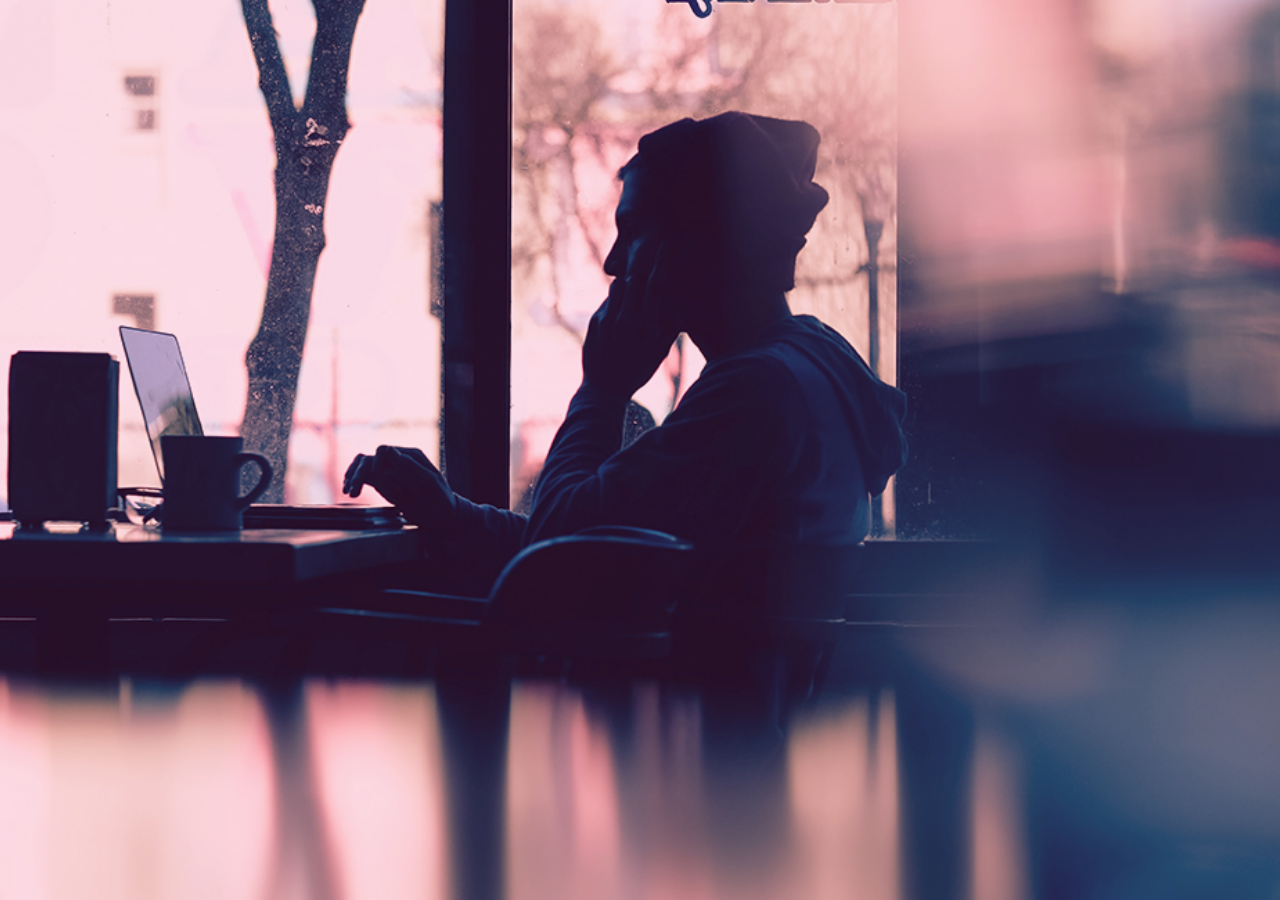
<file: index.html>
<!DOCTYPE html>
<html lang="ru" class="html__intro">

<head>
    <meta charset="UTF-8">
    <meta http-equiv="X-UA-Compatible" content="ie=edge">
    <meta name="viewport" content="with=300, initial-scale=2">
    <title>Приветствуем!!!</title>
    <link rel="stylesheet" href="./layout/style.css">
</head>

<body>
    <div class="wrapper intro__wrapper">
        <div class="content-intro">
            <div class="content-intro__anim">
                <div class="content__logo">
                    <img src="./images/intro_logo.png" alt="Workadium_logo" class="img__logo">
                </div>
                <a href="./first_page.html" class="button__link">
                    <div class="content__link">перейти на сайт</div>
                </a>
            </div>
        </div>
    </div> <!-- wrapper -->
</body>

</html>
</file>
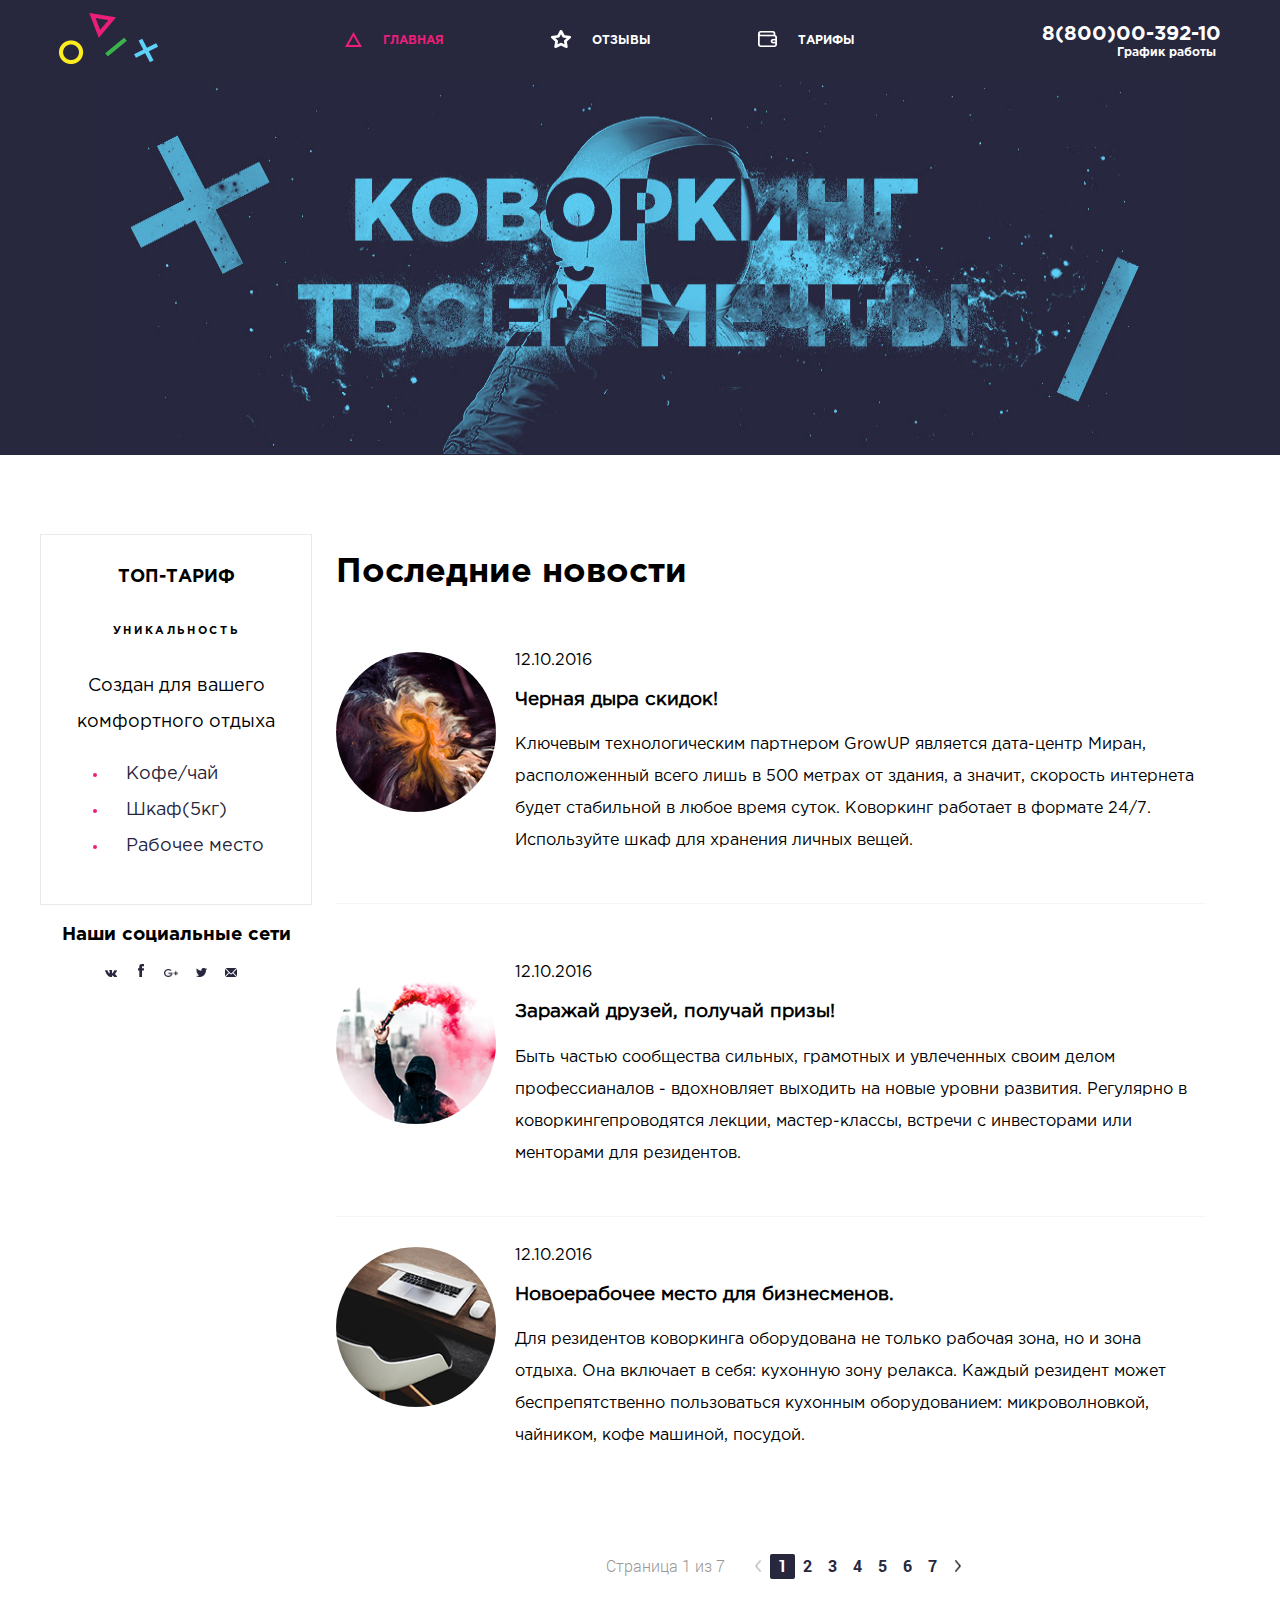
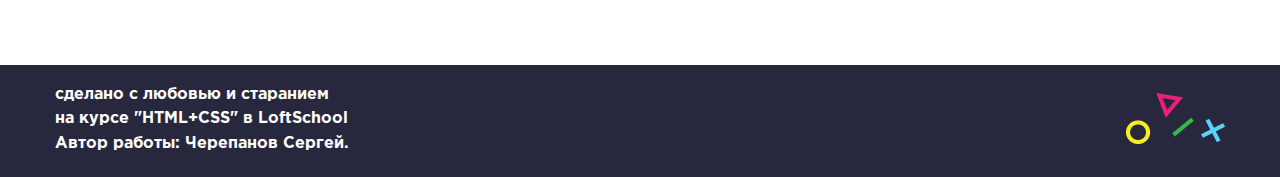
<file: first_page.html>
<!DOCTYPE html>
<html lang="ru">

<head>
    <meta charset="UTF-8">
    <meta name="viewport" content="with=1100, initial-scale=0.3">
    <meta http-equiv="X-UA-Compatible" content="ie=edge">
    <title>Главная</title>
    <link rel="stylesheet" href="./layout/style.css">
</head>

<body>
    <div class="wrapper">
        <header class="header">
            <div class="container header__container">
                <a href="./first_page.html" class="logo">
                    <!-- ссылки на лого -->
                    <img src="./images/logo-fig.png" class="logo__image" alt="Логотип компании">
                    <!-- ссылки на лого -->
                </a>
                <aside class="sidebar">
                    <!-- ссылки на предыдущие страницы -->
                    <!-- <nav class="menu"> -->
                    <ul class="sidebar__list sidebar__list-index">
                        <li class="sidebar__item">
                            <a href="#" class="menu__link menu__link--index menu__link--active">
                                <div class="menu__icon">
                                    <img src="./icons/main_icon.png" alt="" class="menu__icon-picture">
                                </div>
                                <div class="menu__title">Главная</div>
                            </a>
                        </li>
                        <li class="sidebar__item">
                            <a href="./reviews.html" class="menu__link menu__link--index">
                                <div class="menu__icon">
                                    <img src="./icons/feed_icon-white.png" alt="" class="menu__icon-picture">
                                    <img src="./icons/feed_icon.png" alt="" class="menu__icon-picture__active">
                                </div>
                                <div class="menu__title">Отзывы</div>
                            </a>
                        </li>
                        <li class="sidebar__item">
                            <a href="./tariffs.html" class="menu__link menu__link--index">
                                <div class="menu__icon">
                                    <img src="./icons/wallet_icon-white.png" alt="" class="menu__icon-picture">
                                    <img src="./icons/wallet_icon.png" alt="" class="menu__icon-picture__active">
                                </div>
                                <div class="menu__title">Тарифы</div>
                            </a>
                        </li>
                    </ul>
                    <!-- </nav> -->
                </aside> <!-- ссылки на предыдущие страницы -->
                <address class="contacts">
                    <a href="tel:+78000039210" class="contacts__phone">8(800)00-392-10</a>
                    <div class="contacts__discription">График работы</div>
                    <div class="contacts__dropdown">
                            <div class="dropdown__time">Пн-вс:09:00-20:00</div>
                            <div class="dropdown__dinner">обед:14:00-14:30</div>
                        <div class="dropdown__block"></div>
                    </div>
                </address>
            </div>
        </header>
        <div class="banner">
            <div class="banner__container">
                <a href="#" class="banner__way">
                    <img src="./images/banner.jpg" alt="" class="banner__image">
                </a>
            </div>
        </div>
        <div class="container contant__container">
            <div class="left-page">
                <div class="plans">
                    <div class="plans__top">
                        <h3 class="plans__top-title">Топ-тариф</h3>
                    </div>
                    <div class="plans__hemlock">
                        <h3 class="plans__title">Уникальность</h3>
                        <div class="plans__text">Создан для вашего комфортного отдыха</div>
                    </div>
                    <div class="plans__content">
                        <ul class="plans__list">
                            <li class="plans__list-item"><span>Кофе/чай</span></li>
                            <li class="plans__list-item"><span>Шкаф(5кг)</span></li>
                            <li class="plans__list-item"><span>Рабочее место</span></li>
                        </ul>
                    </div>
                </div>
                <div class="social">
                    <div class="social__title">
                        <h3 class="social-title__text">Наши социальные сети</h3>
                    </div>
                    <ul class="social__list">
                        <li class="social__item">
                            <a rel="nofolow" href="#" class="social__item-element" title="Переход на страницу Вконтакте"
                                target="_blank">
                                <img src="./icons/vk.png" alt="" class="social__logo">
                            </a>
                        </li>
                        <li class="social__item">
                            <a rel="nofolow" href="#" class="social__item-element" title="Переход на страницу FaceBook"
                                target="_blank">
                                <img src="./icons/fb.png" alt="" class="social__logo">
                            </a>
                        </li>
                        <li class="social__item">
                            <a rel="nofolow" href="#" class="social__item-element" title="Переход на страницу Google+"
                                target="_blank">
                                <img src="./icons/google.png" alt="" class="social__logo">
                            </a>
                        </li>
                        <li class="social__item">
                            <a rel="nofolow" href="#" class="social__item-element" title="Переход на страницу Tweeter"
                                target="_blank">
                                <img src="./icons/twitter.png" alt="" class="social__logo">
                            </a>
                        </li>
                        <li class="social__item">
                            <a rel="nofolow" href="#" class="social__item-element" title="Наш E-mail" target="_blank">
                                <img src="./icons/mail.png" alt="" class="social__logo">
                            </a>
                        </li>
                    </ul>
                </div> <!-- social -->
            </div>

            <div class="page">
                <div class="page__content">
                    <h2 class="title">Последние новости</h2>
                    <ul class="news">
                        <li class="news__item">
                            <div class="news__avatar">
                                <img src="./images/news_item1.png" alt="" class="news__avatar-image">
                            </div>
                            <div class="news__container">
                                <div class="news__date">
                                    <time class="news__date">12.10.2016</time>
                                </div>
                                <h3 class="news__header">Черная дыра скидок!</h3>
                                <p class="news__text">Ключевым технологическим партнером GrowUP является дата-центр
                                    Миран, расположенный всего лишь в 500 метрах от здания, а значит, скорость
                                    интернета будет стабильной в любое время суток. Коворкинг работает в формате 24/7.
                                    Используйте шкаф для хранения личных вещей.</p>
                            </div>
                        </li>
                        <li class="news__item">
                            <div class="news__avatar">
                                <img src="./images/news__item2.png" alt="" class="news__avatar-image">
                            </div>
                            <div class="news__container">
                                <div class="news__date">
                                    <time class="news__date">12.10.2016</time>
                                </div>
                                <h3 class="news__header">Заражай
                                    друзей, получай призы!
                                </h3>
                                <p class="news__text">Быть частью сообщества сильных, грамотных и увлеченных своим
                                    делом профессианалов - вдохновляет выходить на новые уровни развития. Регулярно в
                                    коворкингепроводятся лекции, мастер-классы, встречи с инвесторами или менторами для
                                    резидентов. </p>
                            </div>
                        </li>
                        <li class="news__item">
                            <div class="news__avatar">
                                <img src="./images/news_item3.png" alt="" class="news__avatar-image">
                            </div>
                            <div class="news__container">
                                <div class="news__date">
                                    <time class="news__date">12.10.2016</time>
                                </div>
                                <h3 class="news__header">Новоерабочее место для бизнесменов.</h3>
                                <p class="news__text">Для резидентов коворкинга оборудована не только рабочая зона, но
                                    и зона отдыха. Она включает в себя: кухонную зону релакса. Каждый резидент может
                                    беспрепятственно пользоваться кухонным оборудованием: микроволновкой, чайником,
                                    кофе машиной, посудой.</p>
                            </div>
                        </li>
                    </ul>
                    <div class="pagination">
                        <div class="pagination__display">Страница 1 из 7</div>
                        <div class="pagination__controlls">
                            <a href="#" class="pagination__prev">
                                <img src="./images/left.png" alt="" class="pagination__left">
                            </a>
                            <ul class="pagination__list">
                                <li class="pagination_item">
                                    <a href="#" class="pagination__link pagination__link--active">1</a>
                                </li>
                                <li class="pagination_item">
                                    <a href="#" class="pagination__link">2</a>
                                </li>
                                <li class="pagination_item">
                                    <a href="#" class="pagination__link">3</a>
                                </li>
                                <li class="pagination_item">
                                    <a href="#" class="pagination__link">4</a>
                                </li>
                                <li class="pagination_item">
                                    <a href="#" class="pagination__link">5</a>
                                </li>
                                <li class="pagination_item">
                                    <a href="#" class="pagination__link">6</a>
                                </li>
                                <li class="pagination_item">
                                    <a href="#" class="pagination__link">7</a>
                                </li>
                            </ul>
                            <a href="#" class="pagination__prev">
                                <img src="./images/right.png" alt="" class="pagination__right">
                            </a>
                        </div> <!-- pagination__controlls -->
                    </div> <!-- pagination -->
                </div> <!-- page__content -->
            </div> <!-- page -->
        </div>
        <footer class="footer">
            <div class="container footer__container">
                <div class="signature">
                    <p class="signature__text">сделано с любовью и старанием</p>
                    <p class="signature__text">на курсе "HTML+CSS" в LoftSchool</p>
                    <p class="signature__text">Автор работы: Черепанов Сергей.</p>
                </div>
                <a href="./first_page.html" class="footer-logo">
                    <img src="./images/logo-fig.png" alt="" class="footer-logo__image"> <!-- логотип футера -->
                </a>

            </div> <!-- container -->
        </footer>
        <!-- container -->
    </div> <!-- wrapper -->
</body>

</html>
</file>
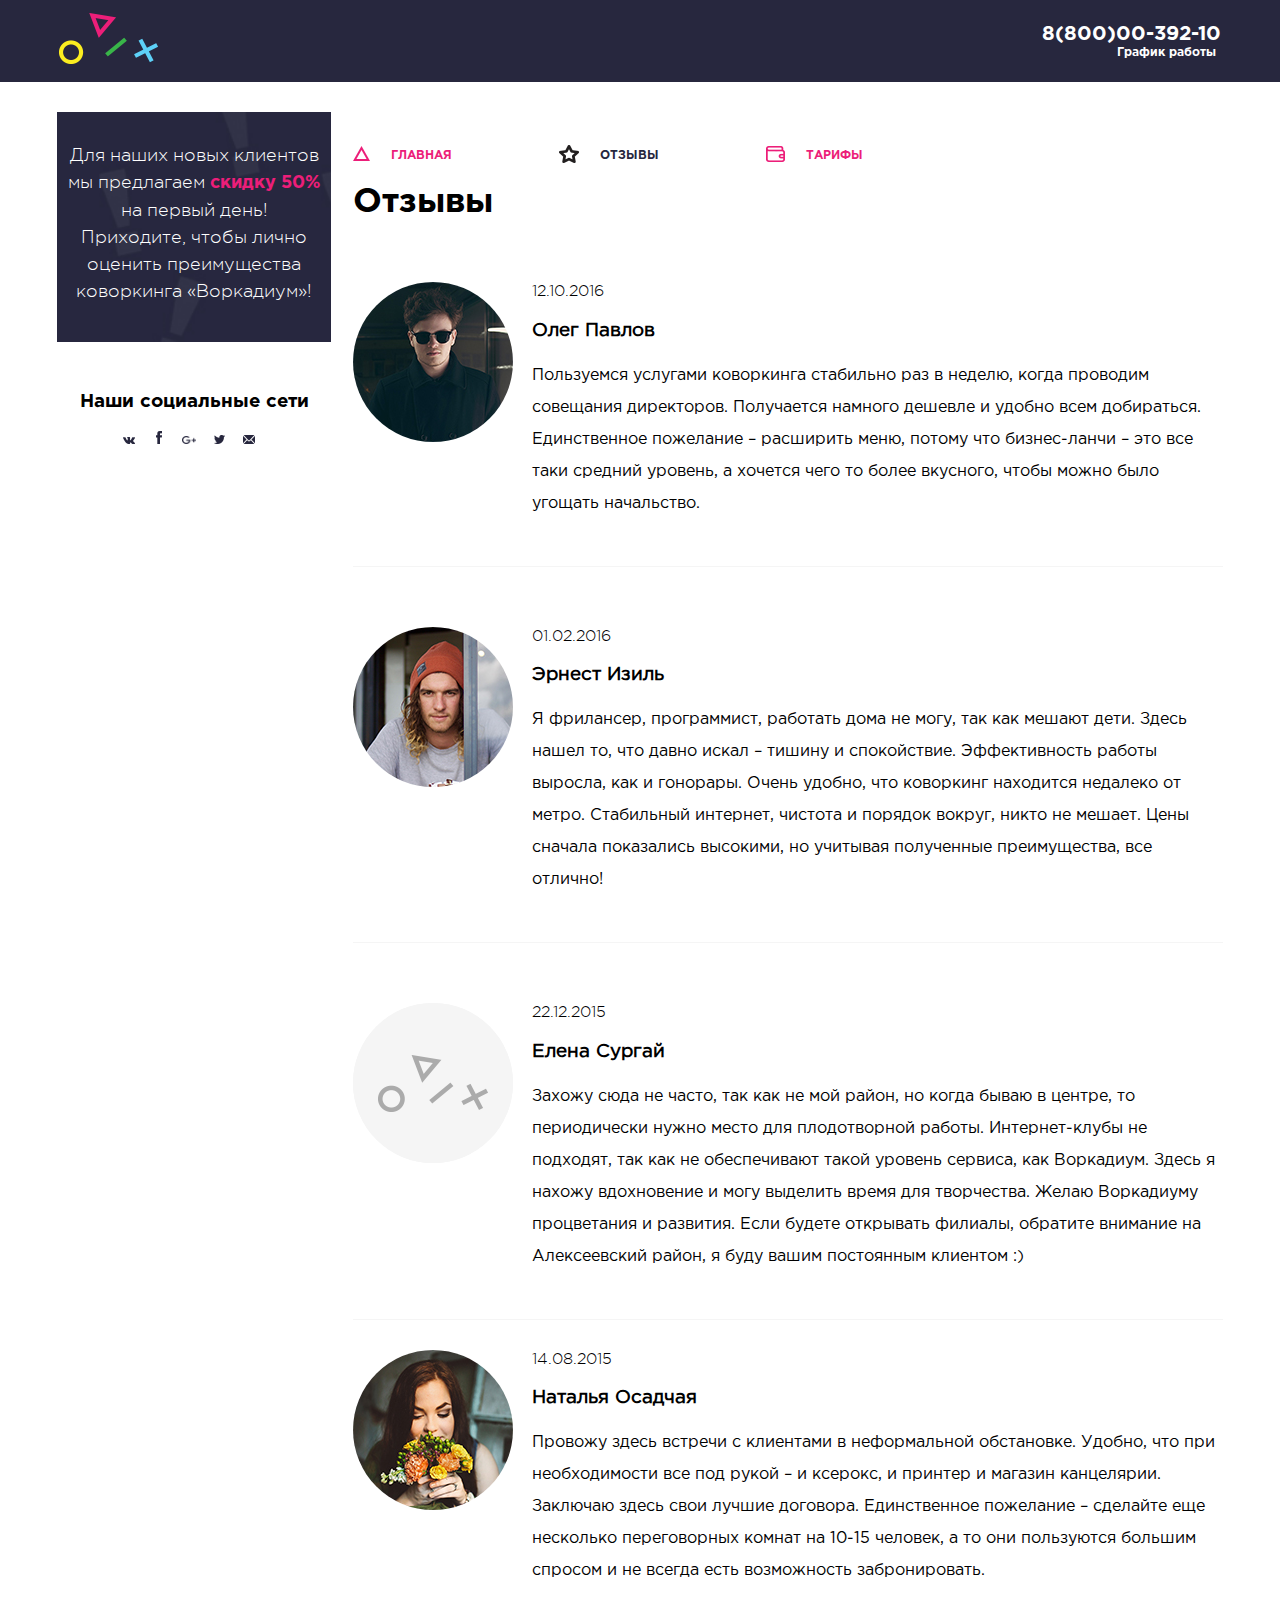
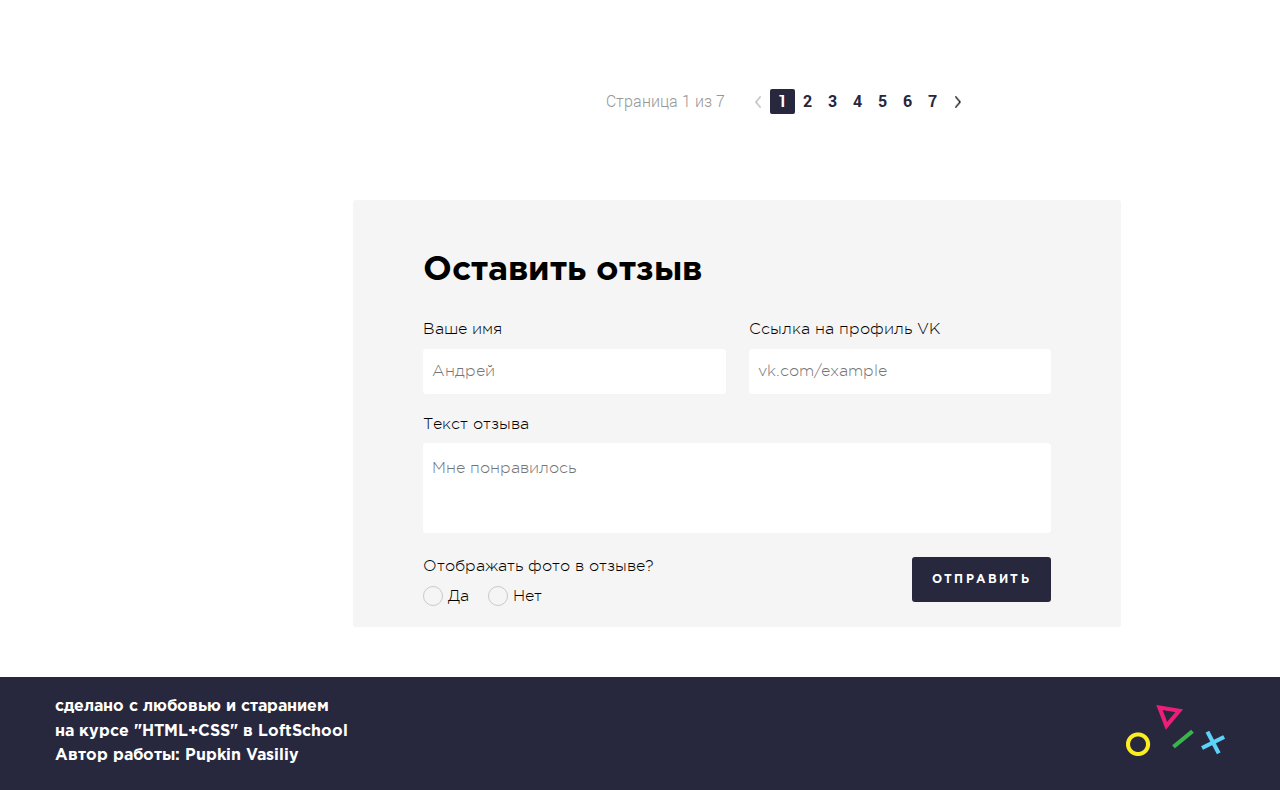
<file: reviews.html>
<!DOCTYPE html>
<html lang="ru">

<head>
    <meta charset="UTF-8">
    <meta name="viewport" content="1100, initial-scale=0.3">
    <meta http-equiv="X-UA-Compatible" content="ie=edge">
    <title>Отзывы</title>
    <link rel="stylesheet" href="./layout/style.css">
</head>

<body>
    <div class="wrapper">
        <header class="header">
            <div class="container header__container">
                <a href="./first_page.html" class="logo">
                    <!-- ссылки на лого -->
                    <img src="./images/logo-fig.png" class="logo__image" alt="Логотип компании">
                    <!-- ссылки на лого -->
                </a>
                <address class="contacts">
                        <a href="tel:+78000039210" class="contacts__phone">8(800)00-392-10</a>
                        <div class="contacts__discription">График работы</div>
                        <div class="contacts__dropdown">
                            <div class="dropdown__content">
                                <div class="dropdown__time">Пн-вс:09:00-20:00</div>
                                <div class="dropdown__dinner">обед:14:00-14:30</div>
                            </div>
                            <div class="dropdown__block"></div>
                        </div>
                    </address>
            </div>
        </header>
        <div class="contant__container">
            <!-- class="container" -->
            <div class="rectangle__container">
                <div class="container__sentense">
                    <div class="rectangle__text">
                        <div class="rectangle__text rectangle__text-con"> Для наших новых клиентов мы предлагаем <span>скидку
                                50%</span> <br>на первый день! <br> Приходите, чтобы лично оценить преимущества
                            коворкинга
                            &laquo;Воркадиум&raquo;!
                        </div>
                    </div>
                </div>
                <div class="social">
                    <div class="social__title">
                        <h3 class="social-title__text">Наши социальные сети</h3>
                    </div>
                    <ul class="social__list">
                        <li class="social__item">
                            <a rel="nofolow" href="#" class="social__item-element" title="Переход на страницу Вконтакте"
                                target="_blank">
                                <img src="./icons/vk.png" alt="" class="social__logo">
                            </a>
                        </li>
                        <li class="social__item">
                            <a rel="nofolow" href="#" class="social__item-element" title="Переход на страницу FaceBook"
                                target="_blank">
                                <img src="./icons/fb.png" alt="" class="social__logo">
                            </a>
                        </li>
                        <li class="social__item">
                            <a rel="nofolow" href="#" class="social__item-element" title="Переход на страницу Google+"
                                target="_blank">
                                <img src="./icons/google.png" alt="" class="social__logo">
                            </a>
                        </li>
                        <li class="social__item">
                            <a rel="nofolow" href="#" class="social__item-element" title="Переход на страницу Tweeter"
                                target="_blank">
                                <img src="./icons/twitter.png" alt="" class="social__logo">
                            </a>
                        </li>
                        <li class="social__item">
                            <a rel="nofolow" href="#" class="social__item-element" title="Наш E-mail" target="_blank">
                                <img src="./icons/mail.png" alt="" class="social__logo">
                            </a>
                        </li>
                    </ul>
                </div> <!-- social -->
            </div>
            <div class="reviews__container">
                
                <!-- <div class="breadcrumbs">
                    <ul class="breadcrumbs__list">
                        <li class="breadcrumbs__item">
                            <a href="./index.html" class="breadcrumbs__link">Главная</a>
                        </li>
                        <li class="breadcrumbs__item breadcrumbs__item--active">
                            <a href="#" class="breadcrumbs__link">Отзывы</a>
                        </li>
                    </ul>
                </div> -->
                <div class="reviews__contant">
                        <aside class="sidebar">
                                <!-- ссылки на предыдущие страницы -->
                                <nav class="menu">
                                    <ul class="sidebar__list sidebar__list--reviews">
                                        <li class="sidebar__item">
                                            <a href="./first_page.html" class="menu__link menu__link--reviews">
                                                <div class="menu__icon">
                                                    <img src="./icons/main_icon.png" alt="" class="menu__icon-picture">
                                                    <img src="./icons/main_icon-active.png" alt="" class="menu__icon-picture__active">
                                                </div>
                                                <div class="menu__title">Главная</div>
                                            </a>
                                        </li>
                                        <li class="sidebar__item">
                                            <a href="./reviews.html" class="menu__link menu__link--active">
                                                <div class="menu__icon">
                                                    <img src="./icons/feed_icon-black.png" alt="" class="menu__icon-picture">
                                                </div>
                                                <div class="menu__title">Отзывы</div>
                                            </a>
                                        </li>
                                        <li class="sidebar__item">
                                            <a href="./tariffs.html" class="menu__link menu__link--reviews">
                                                <div class="menu__icon">
                                                    <img src="./icons/wallet_icon.png" alt="" class="menu__icon-picture">
                                                    <img src="./icons/wallet_icon-black.png" alt="" class="menu__icon-picture__active">
                                                </div>
                                                <div class="menu__title">Тарифы</div>
                                            </a>
                                        </li>
                                    </ul>
                                </nav>
                            </aside> <!-- sidebar -->
                    <h2 class="title">Отзывы</h2>
                    <ul class="news">
                        <li class="news__item">
                            <div class="news__avatar">
                                <img src="./images/review-avatar1.jpg" alt="avatar_user" class="news__avatar-image">
                            </div>
                            <div class="news__container">
                                <div class="news__date">
                                    <time class="news__date reviews__date">12.10.2016</time>
                                </div>
                                <h3 class="news__header">Олег Павлов</h3>
                                <p class="news__text">Пользуемся услугами коворкинга стабильно раз в неделю, когда
                                    проводим совещания директоров. Получается намного дешевле и удобно всем добираться.
                                    Единственное пожелание – расширить меню, потому что бизнес-ланчи – это все таки
                                    средний уровень, а хочется чего то более вкусного, чтобы можно было угощать
                                    начальство.</p>
                            </div>
                        </li>
                        <li class="news__item">
                            <div class="news__avatar">
                                <img src="./images/review-avatar2.jpg" alt="" class="news__avatar-image">
                            </div>
                            <div class="news__container">
                                <div class="news__date reviews__date">
                                    <time class="news__date">01.02.2016</time>
                                </div>
                                <h3 class="news__header">Эрнест Изиль</h3>
                                <p class="news__text">Я фрилансер, программист, работать дома не могу, так как мешают
                                    дети. Здесь нашел то, что давно искал – тишину и спокойствие. Эффективность работы
                                    выросла, как и гонорары. Очень удобно, что коворкинг находится недалеко от метро.
                                    Стабильный интернет, чистота и порядок вокруг, никто не мешает. Цены сначала
                                    показались высокими, но учитывая полученные преимущества, все отлично!</p>
                            </div>
                        </li>
                        <li class="news__item">
                            <div class="news__avatar">
                                <img src="./images/logo-fig-review.png" alt="no-avatar" class="news__avatar-image no-avatar">
                            </div>
                            <div class="news__container">
                                <div class="news__date reviews__date">
                                    <time class="news__date">22.12.2015</time>
                                </div>
                                <h3 class="news__header">Елена Сургай</h3>
                                <p class="news__text">Захожу сюда не часто, так как не мой район, но когда бываю в
                                    центре, то периодически нужно место для плодотворной работы. Интернет-клубы не
                                    подходят, так как не обеспечивают такой уровень сервиса, как Воркадиум. Здесь я
                                    нахожу вдохновение и могу выделить время для творчества. Желаю Воркадиуму
                                    процветания и развития. Если будете открывать филиалы, обратите внимание на
                                    Алексеевский район, я буду вашим постоянным клиентом :) </p>
                            </div>
                        </li>
                        <li class="news__item">
                            <div class="news__avatar">
                                <img src="./images/review-avatar3.jpg" alt="" class="news__avatar-image">
                            </div>
                            <div class="news__container">
                                <div class="news__date reviews__date">
                                    <time class="news__date">14.08.2015</time>
                                </div>
                                <h3 class="news__header">Наталья Осадчая</h3>
                                <p class="news__text">Провожу здесь встречи с клиентами в неформальной обстановке.
                                    Удобно, что при необходимости все под рукой – и ксерокс, и принтер и магазин
                                    канцелярии. Заключаю здесь свои лучшие договора. Единственное пожелание – сделайте
                                    еще несколько переговорных комнат на 10-15 человек, а то они пользуются большим
                                    спросом и не всегда есть возможность забронировать.</p>
                            </div>
                        </li>
                    </ul>
                </div>
                <div class="pagination pagination__reviews">
                    <div class="pagination__display">Страница 1 из 7</div>
                    <div class="pagination__controlls">
                        <a href="#" class="pagination__prev">
                            <img src="./images/left.png" alt="" class="pagination__left">
                        </a>
                        <ul class="pagination__list">
                            <li class="pagination_item">
                                <a href="#" class="pagination__link pagination__link--active">1</a>
                            </li>
                            <li class="pagination_item">
                                <a href="#" class="pagination__link">2</a>
                            </li>
                            <li class="pagination_item">
                                <a href="#" class="pagination__link">3</a>
                            </li>
                            <li class="pagination_item">
                                <a href="#" class="pagination__link">4</a>
                            </li>
                            <li class="pagination_item">
                                <a href="#" class="pagination__link">5</a>
                            </li>
                            <li class="pagination_item">
                                <a href="#" class="pagination__link">6</a>
                            </li>
                            <li class="pagination_item">
                                <a href="#" class="pagination__link">7</a>
                            </li>
                        </ul>
                        <a href="#" class="pagination__prev">
                            <img src="./images/right.png" alt="" class="pagination__right">
                        </a>
                    </div> <!-- pagination__controlls -->
                </div> <!-- pagination -->
                <form class="container feedback__container">
                        <div class="feedback__content">
                            <h2 class="title">Оставить отзыв</h2>
                            <div action="" class="feedback">
                                <div class="feedback__line1">
                                    <div class="feedback__name">
                                        <div class="feedback__enter">Ваше имя</div>
                                        <input name="name" type="text" placeholder="Андрей" class="feedback__name--field">
                                    </div>
                                    <div class="feedback__social">
                                        <div class="feedback__enter">Ссылка на профиль VK</div>
                                        <input name="client-site" type="text" placeholder="vk.com/example" class="feedback__name--field">
                                    </div>
                                </div>
                                <div class="feedback__line2">
                                    <div class="feedback__enter">Текст отзыва</div>
                                    <textarea name="feedback" placeholder="Мне понравилось" class="feetback__enter-text"></textarea>
                                </div>
                                <div class="feedback__line3">
                                    <div class="feedback__enter">
                                        <div class="feedback__enter--title">Отображать фото в отзыве?</div>
                                        <div class="btn__radio">
                                            <label class="btn__btn">
                                                <input type="radio" name="foto" class="display-foto"></input>
                                                <div class="display-foto__btn">
                                                    <div class="display-foto__btn-see"></div>
                                                    <div class="display-foto--title">Да</div>
                                                </div>
                                            </label>
                                            <label class="btn__btn">
                                                <input type="radio" name="foto" class="display-foto"></input>
                                                <div class="display-foto__btn">
                                                    <div class="display-foto__btn-see"></div>
                                                    <div class="display-foto--title">Нет</div>
                                                </div>
                                            </label>
                                        </div>
                                    </div>
                                    <div class="btn-send">
                                        <button class="btn">
                                            <div class="btn__send-name">Отправить</div>
                                        </button>
                                    </div>
                                </div> <!-- feedback__line3 -->
                            </div> <!-- feedback -->
                        </div>
                    </form>
            </div> <!-- container reviews__container -->
        </div> <!-- container -->

       
        <footer class="footer">
            <div class="container footer__container">
                <div class="signature">
                    <p class="signature__text">сделано с любовью и старанием</p>
                    <p class="signature__text">на курсе "HTML+CSS" в LoftSchool</p>
                    <p class="signature__text">Автор работы: Pupkin Vasiliy</p>
                </div>
                <a href="./first_page.html" class="footer-logo">
                    <img src="./images/logo-fig.png" alt="" class="footer-logo__image"> <!-- логотип футера -->
                </a>
            </div> <!-- container -->
        </footer>

    </div> <!-- wrapper -->
</body>

</html>
</file>
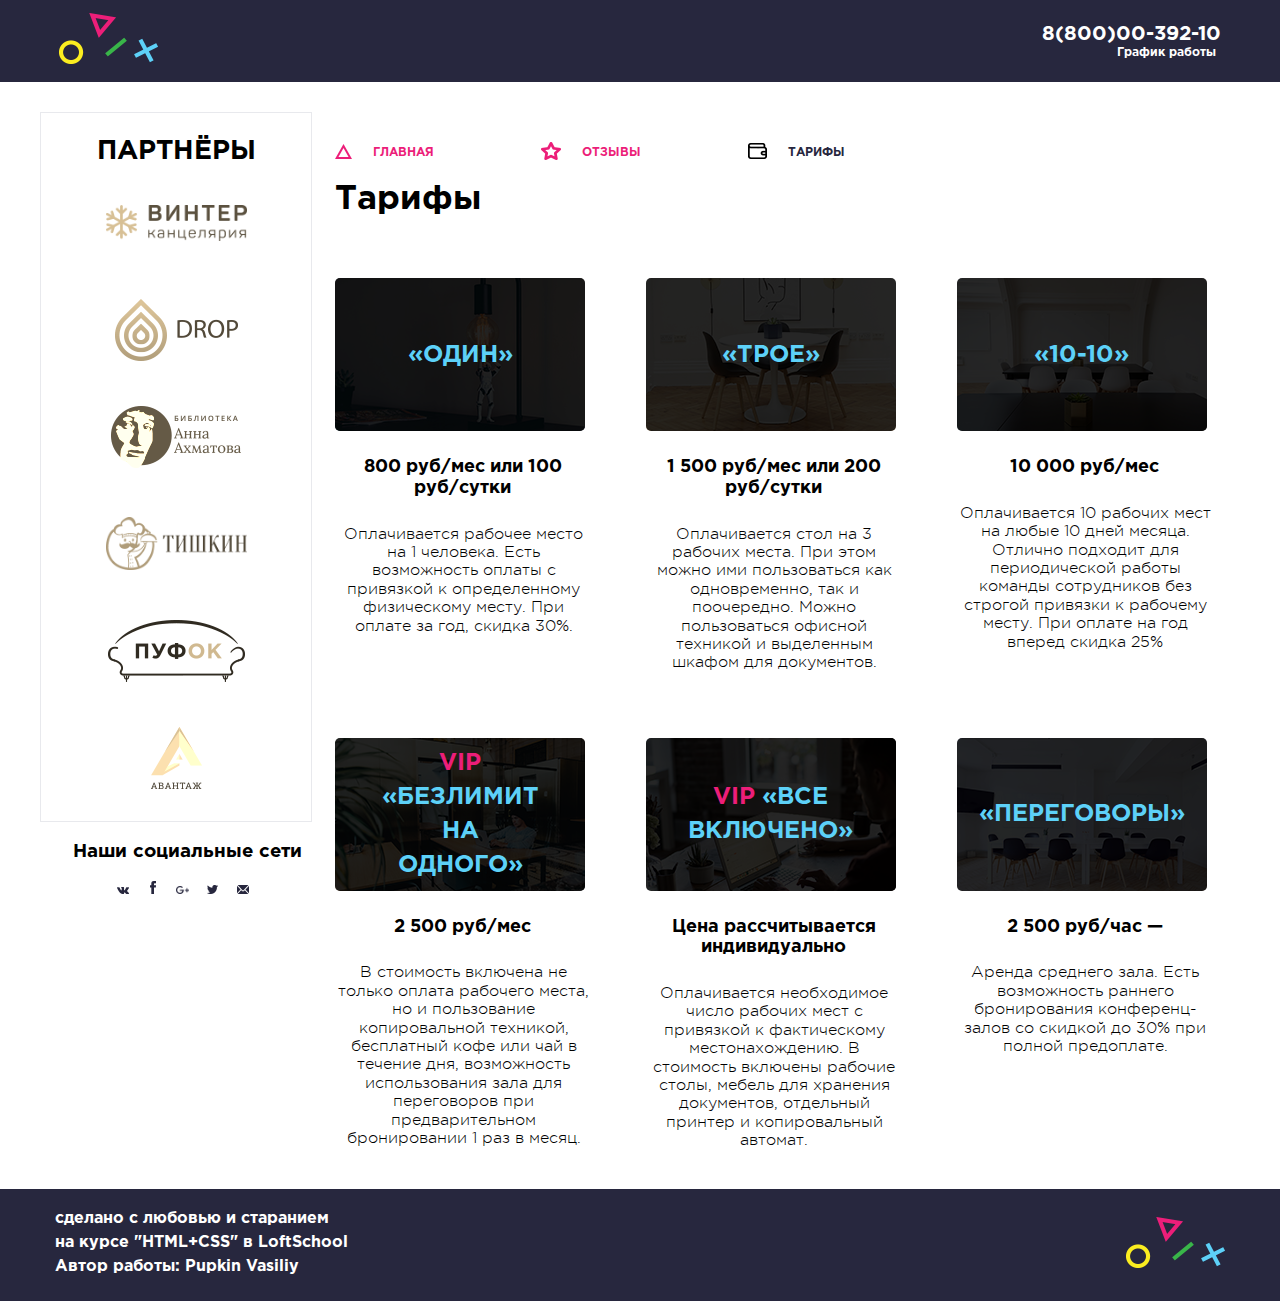
<file: tariffs.html>
<!DOCTYPE html>
<html lang="ru">

<head>
    <meta charset="UTF-8">
    <meta name="viewport" content="1100, initial-scale=0.3">
    <meta http-equiv="X-UA-Compatible" content="ie=edge">
    <title>Тарифы</title>
    <link rel="stylesheet" href="./layout/style.css">
</head>

<body>
    <div class="wrapper">
        <header class="header">
            <div class="container header__container">
                <a href="./first_page.html" class="logo">
                    <!-- ссылки на лого -->
                    <img src="./images/logo-fig.png" class="logo__image" alt="Логотип компании">
                    <!-- ссылки на лого -->
                </a>
                <address class="contacts">
                        <a href="tel:+78000039210" class="contacts__phone">8(800)00-392-10</a>
                        <div class="contacts__discription">График работы</div>
                        <div class="contacts__dropdown">
                            <div class="dropdown__content">
                                <div class="dropdown__time">Пн-вс:09:00-20:00</div>
                                <div class="dropdown__dinner">обед:14:00-14:30</div>
                            </div>
                            <div class="dropdown__block"></div>
                        </div>
                </address>
            </div>
        </header>
        <div class="container contant__container">
            <div class="container_left-menu">
                <div class="container__partners">
                    <div class="tariffs__title-partners">
                        <h2 class="title-partners">Партнёры</h2>
                    </div>
                    <ul class="container__partners-list">
                        <li class="container__partners-item">
                            <a href="#" class="container__partners-logo">
                                <img src="./images/logo-1.png" alt="">
                            </a>
                        </li>
                        <li class="container__partners-item">
                            <a href="#" class="container__partners-logo">
                                <img src="./images/logo-2.png" alt="" class="container__partners-image">
                            </a>
                        </li>
                        <li class="container__partners-item">
                            <a href="#" class="container__partners-logo">
                                <img src="./images/logo-3.png" alt="" class="container__partners-image">
                            </a>
                        </li>
                        <li class="container__partners-item">
                            <a href="#" class="container__partners-logo">
                                <img src="./images/logo-4.png" alt="" class="container__partners-image">
                            </a>
                        </li>
                        <li class="container__partners-item">
                            <a href="#" class="container__partners-logo">
                                <img src="./images/logo-5.png" alt="" class="container__partners-image">
                            </a>
                        </li>
                        <li class="container__partners-item">
                            <a href="#" class="container__partners-logo">
                                <img src="./images/logo-6.png" alt="" class="container__partners-image">
                            </a>
                        </li>
                    </ul>
                </div>
                <div class="social">
                        <div class="social__title">
                                <h3 class="social-title__text">Наши социальные сети</h3>
                            </div>
                        <ul class="social__list">
                            <li class="social__item">
                                <a rel="nofolow" href="#" class="social__item-element" title="Переход на страницу Вконтакте"
                                    target="_blank">
                                    <img src="./icons/vk.png" alt="" class="social__logo">
                                </a>
                            </li>
                            <li class="social__item">
                                <a rel="nofolow" href="#" class="social__item-element" title="Переход на страницу FaceBook"
                                    target="_blank">
                                    <img src="./icons/fb.png" alt="" class="social__logo">
                                </a>
                            </li>
                            <li class="social__item">
                                <a rel="nofolow" href="#" class="social__item-element" title="Переход на страницу Google+"
                                    target="_blank">
                                    <img src="./icons/google.png" alt="" class="social__logo">
                                </a>
                            </li>
                            <li class="social__item">
                                <a rel="nofolow" href="#" class="social__item-element" title="Переход на страницу Tweeter"
                                    target="_blank">
                                    <img src="./icons/twitter.png" alt="" class="social__logo">
                                </a>
                            </li>
                            <li class="social__item">
                                <a rel="nofolow" href="#" class="social__item-element" title="Наш E-mail" target="_blank">
                                    <img src="./icons/mail.png" alt="" class="social__logo">
                                </a>
                            </li>
                        </ul>
                    </div> <!-- social -->
            </div>
            <div class="container reviews__container">
                <aside class="sidebar">
                    <!-- ссылки на предыдущие страницы -->
                    <nav class="menu">
                        <ul class="sidebar__list sidebar__list--reviews">
                            <li class="sidebar__item">
                                <a href="./first_page.html" class="menu__link menu__link--reviews">
                                    <div class="menu__icon">
                                        <img src="./icons/main_icon.png" alt="" class="menu__icon-picture">
                                        <img src="./icons/main_icon-active.png" alt="" class="menu__icon-picture__active">
                                    </div>
                                    <div class="menu__title">Главная</div>
                                </a>
                            </li>
                            <li class="sidebar__item">
                                <a href="./reviews.html" class="menu__link menu__link--reviews">
                                    <div class="menu__icon">
                                        <img src="./icons/feed_icon.png" alt="" class="menu__icon-picture">
                                        <img src="./icons/feed_icon-black.png" alt="" class="menu__icon-picture__active">
                                    </div>
                                    <div class="menu__title">Отзывы</div>
                                </a>
                            </li>
                            <li class="sidebar__item">
                                <a href="./" class="menu__link menu__link--active">
                                    <div class="menu__icon">
                                        <img src="./icons/wallet_icon-black.png" alt="" class="menu__icon-picture">
                                    </div>
                                    <div class="menu__title">Тарифы</div>
                                </a>
                            </li>
                        </ul>
                    </nav>
                </aside> <!-- sidebar -->
                <!-- <div class="breadcrumbs">
                    <ul class="breadcrumbs__list">
                        <li class="breadcrumbs__item">
                            <a href="./index.html" class="breadcrumbs__link">Главная</a>
                        </li>
                        <li class="breadcrumbs__item breadcrumbs__item--active">
                            <a href="#" class="breadcrumbs__link breadcrumbs__link--active">Тарифы</a>
                        </li>
                    </ul>
                </div> -->
                <div class="tariffs">
                    <div class="tariffs__title">
                        <h2 class="title">Тарифы</h2>
                    </div>
                    <div class="tariffs__plans">
                        <ul class="tariffs__plans-list">
                            <li class="tariffs__plans-item">
                                <div style="background-image: url(images/tariff_image1.jpg)" class="tariffs__item-image">
                                    <div class="tariffs__item-image-title">«ОДИН»</div>
                                </div>
                                <div class="tariffs__item-text">
                                    <div class="tariffs__item-hemlock">800 руб&#47мес или 100 руб&#47сутки</div>
                                    <div class="tariffs__item-coment">Оплачивается рабочее место на 1 человека. Есть
                                        возможность оплаты с привязкой к определенному физическому месту. При оплате за
                                        год, скидка 30%.</div>
                                </div>
                            </li>
                            <li class="tariffs__plans-item">
                                <div style="background-image: url(images/tariff_image2.jpg)" class="tariffs__item-image">
                                    <div class="tariffs__item-image-title">«Трое»</div>
                                </div>
                                <div class="tariffs__item-text">
                                    <div class="tariffs__item-hemlock">1 500 руб/мес или 200 руб/сутки</div>
                                    <div class="tariffs__item-coment">Оплачивается стол на 3 рабочих места. При этом
                                        можно
                                        ими пользоваться как одновременно, так и поочередно. Можно пользоваться офисной
                                        техникой и выделенным шкафом для документов.</div>
                                </div>
                            </li>
                            <li class="tariffs__plans-item">
                                <div style="background-image: url(images/tariff_image3.jpg)" class="tariffs__item-image">
                                    <div class="tariffs__item-image-title">«10-10»</div>
                                </div>
                                <div class="tariffs__item-text">
                                    <div class="tariffs__item-hemlock">10 000 руб/мес</div>
                                    <div class="tariffs__item-coment">Оплачивается 10 рабочих мест на любые 10 дней
                                        месяца.
                                        Отлично подходит для периодической работы команды сотрудников без строгой
                                        привязки
                                        к рабочему месту. При оплате на год вперед скидка 25%</div>
                                </div>
                            </li>
                            <li class="tariffs__plans-item">
                                <div style="background-image: url(images/tariff_image4.jpg)" class="tariffs__item-image">
                                    <div class="tariffs__item-image-title"><span>VIP</span>
                                        «Безлимит на одного»</div>
                                </div>
                                <div class="tariffs__item-text">
                                    <div class="tariffs__item-hemlock">2 500 руб/мес </div>
                                    <div class="tariffs__item-coment">В стоимость включена не только оплата рабочего
                                        места,
                                        но и пользование копировальной техникой, бесплатный кофе или чай в течение дня,
                                        возможность использования зала для переговоров при предварительном бронировании
                                        1
                                        раз в месяц.</div>
                                </div>
                            </li>
                            <li class="tariffs__plans-item">
                                <div style="background-image: url(images/tariff_image5.jpg)" class="tariffs__item-image">
                                    <div class="tariffs__item-image-title"><span>VIP</span>
                                        «Все включено»</div>
                                </div>
                                <div class="tariffs__item-text">
                                    <div class="tariffs__item-hemlock">Цена рассчитывается индивидуально</div>
                                    <div class="tariffs__item-coment">Оплачивается необходимое число рабочих мест с
                                        привязкой к фактическому местонахождению. В стоимость включены рабочие столы,
                                        мебель для хранения документов, отдельный принтер и копировальный автомат.</div>
                                </div>

                            </li>
                            <li class="tariffs__plans-item">
                                <div style="background-image: url(images/tariff_image6.jpg)" class="tariffs__item-image">
                                    <div class="tariffs__item-image-title">«Переговоры»</div>
                                </div>
                                <div class="tariffs__item-text">
                                    <div class="tariffs__item-hemlock">2 500 руб/час —</div>
                                    <div class="tariffs__item-coment">Аренда среднего зала. Есть возможность раннего
                                        бронирования конференц-залов со скидкой до 30% при полной предоплате.</div>
                                </div>
                            </li>
                        </ul>
                    </div> <!-- tariffs__plans -->


                </div> <!-- tariffs__plan -->
            </div> <!-- tariffs -->
        </div> <!-- container reviews__container -->
    </div> <!-- container contant__container -->
    <footer class="footer">
        <div class="container footer__container">
            <div class="signature">
                <p class="signature__text">сделано с любовью и старанием</p>
                <p class="signature__text">на курсе "HTML+CSS" в LoftSchool</p>
                <p class="signature__text">Автор работы: Pupkin Vasiliy</p>
            </div>
            <a href="./first_page.html" class="footer-logo">
                <img src="./images/logo-fig.png" alt="" class="footer-logo__image"> <!-- логотип футера -->
            </a>

        </div> <!-- container -->
    </footer>
    </div> <!-- wrapper -->
</body>

</html>
</file>
<file: layout/style.css>
@import url('./font.css');
@import url('./normalize.css');

@import url('./base.css');

@import url('./header.css');
@import url('./banner.css');
@import url('./content.css');

@import url('./footer.css');
@import url('./coments.css');
@import url('./tariffs.css');
@import url('./intro.css');
</file>
